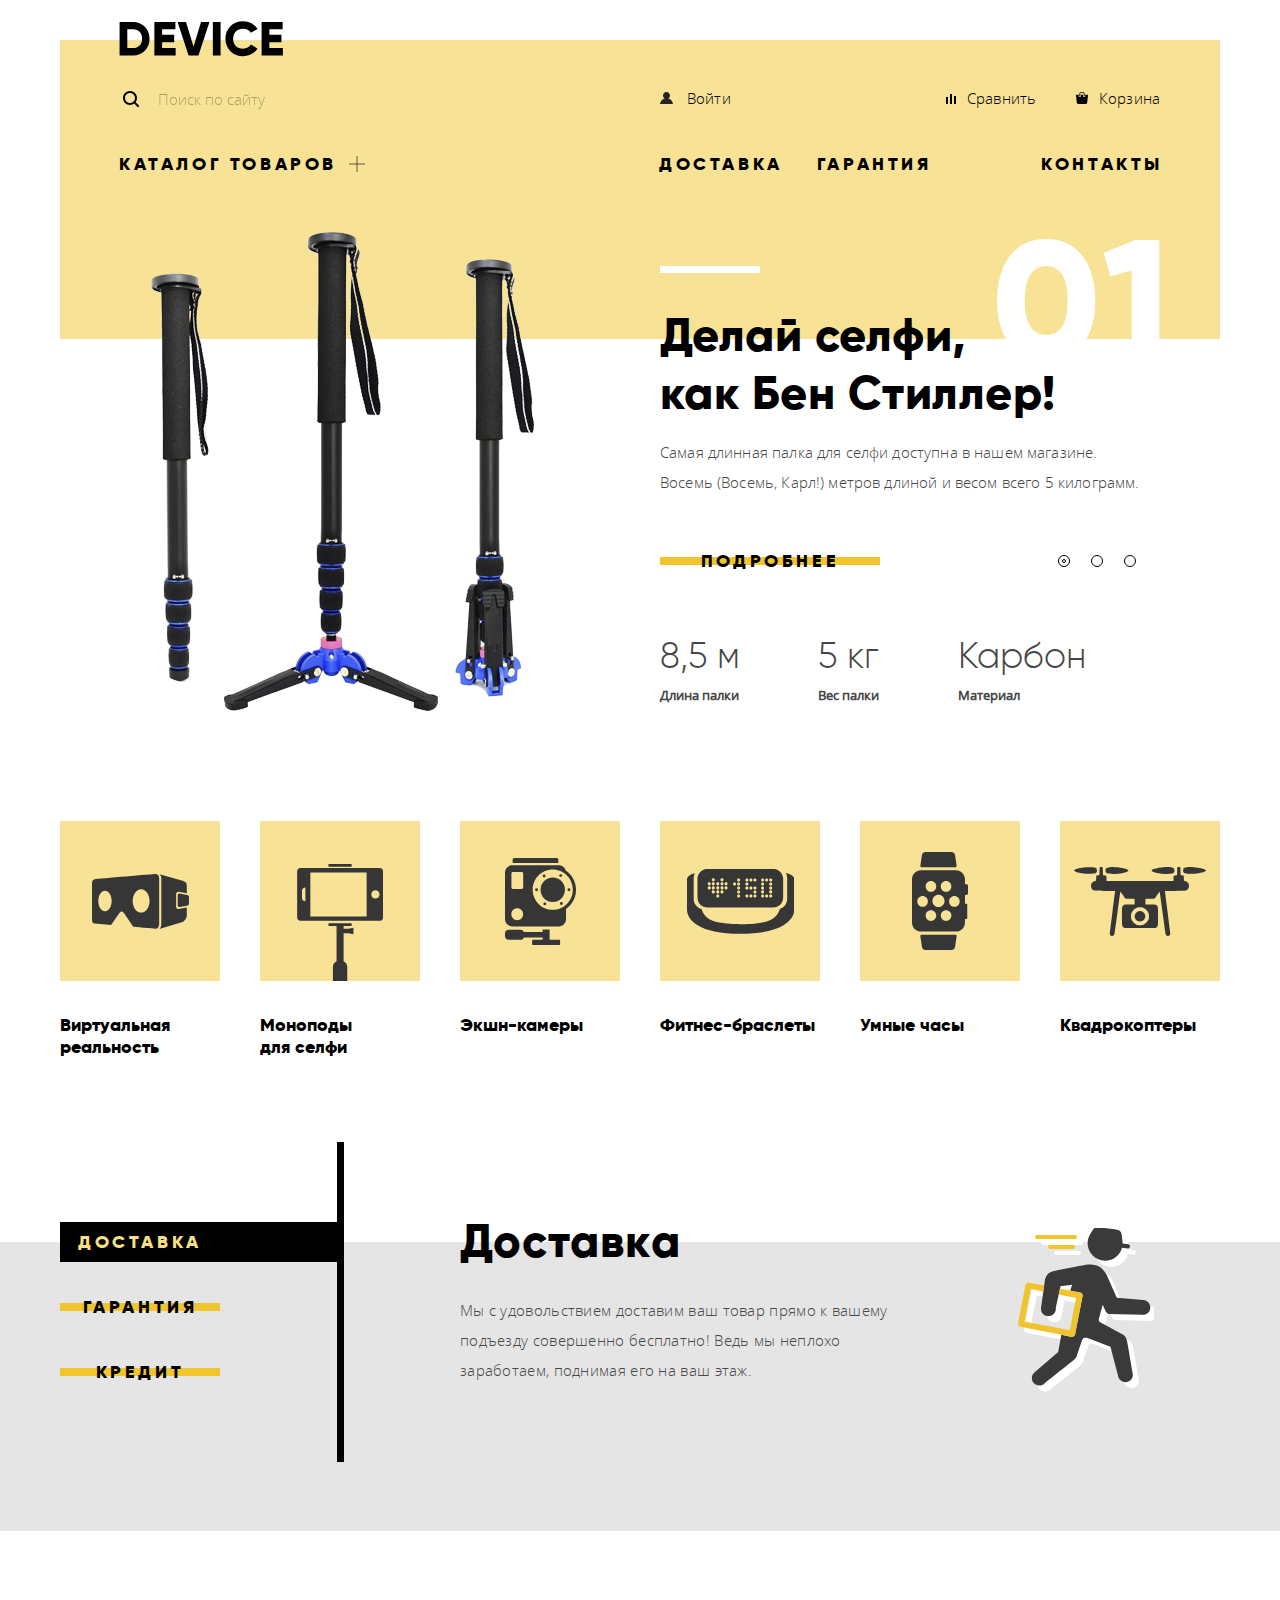
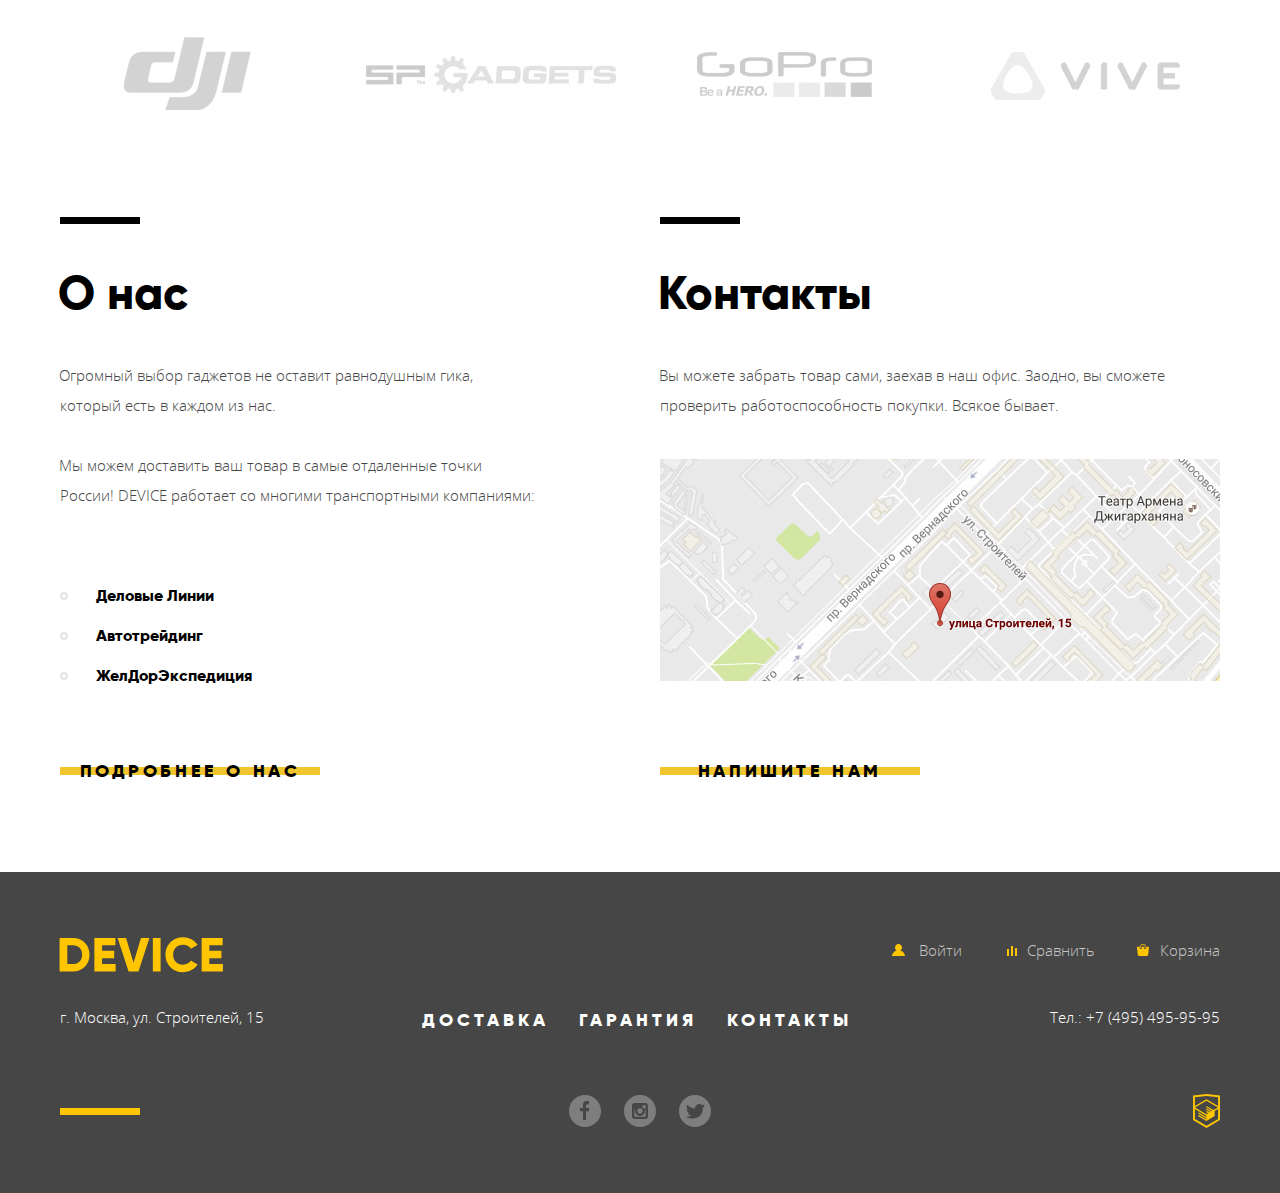
<file: index.html>
<!DOCTYPE html>
<html lang="ru">
  <head>
    <meta charset="utf-8">
    <title>Девайс</title>
    <link href="css/normalize.min.css" rel="stylesheet">
    <link href="css/style.css" rel="stylesheet">
  </head>
  <body>
    <div class="container">
      <header class="main-header">
        <a class="site-logo"><img src="img/logo.svg" width="164" height="36" alt="Device Logo"></a>
        <nav class="main-navigation">
          <div class="header-index-col">
            <form class="header-site-search" method="post" action="https://echo.htmlacademy.ru">
              <input class="search-icon" type="text" name="search" placeholder="Поиск по сайту" autocomplete="off">
              <button class="search-button" type="submit">Найти</button>
            </form>
            <ul class="catalog-menu">
              <li class="catalog-menu-root">
                <a href="#">Каталог товаров</a>
                <span class="catalog-expand"></span>
                <ul class="catalog-menu-sub">
                  <li><a href="#">Виртуальная реальность</a></li>
                  <li><a href="#">Фитнес-браслеты</a></li>
                  <li><a href="#">Квадрокоптеры</a></li>
                  <li><a href="catalog.html">Моноподы для селфи</a></li>
                  <li><a href="#">Умные часы</a></li>
                  <li><a href="#">Экшн-камеры</a></li>
                </ul>
              </li>
            </ul>
          </div>
          <div class="header-index-col">
            <ul class="user-menu login-menu">
              <li><a class="user-icon" href="#">Войти</a></li>
            </ul>
            <ul class="user-menu shop-menu">
              <li><a class="compare-icon" href="#">Сравнить</a></li>
              <li><a class="cart-icon" href="#">Корзина</a></li>
            </ul>
            <ul class="about-menu">
              <li><a href="#">Доставка</a></li>
              <li><a href="#">Гарантия</a></li>
              <li class="about-menu-contacts"><a href="#">Контакты</a></li>
            </ul>
          </div>
        </nav>
      </header>
    </div>
    <main>
      <div class="container">
        <h1 class="visually-hidden">Интернет-магазин DEVICE</h1>

        <section class="main-slider">
          <h2 class="visually-hidden">Баннеры: реклама товаров</h2>

          <input id="slider-selector-1" class="visually-hidden" type="radio" name="slider" checked>
          <input id="slider-selector-2" class="visually-hidden" type="radio" name="slider">
          <input id="slider-selector-3" class="visually-hidden" type="radio" name="slider">
          <div class="slider-selector">
            <label for="slider-selector-1">Первый слайд</label>
            <label for="slider-selector-2">Второй слайд</label>
            <label for="slider-selector-3">Третий слайд</label>
          </div>
          <div class="slider-wrapper">
            <div id="slide-1" class="slider-item">
              <div class="slider-photo slider-index-col">
                <img src="img/slider1.png" width="560" height="500" alt="Самая длинная палка для селфи">
              </div>
              <div class="slider-info slider-index-col">
                <span class="slide-num">01</span>
                <h3>Делай селфи,<br> как Бен Стиллер!</h3>
                <p>Самая длинная палка для селфи доступна в нашем магазине.<br> Восемь (Восемь, Карл!) метров длиной и весом всего 5 килограмм.</p>
                <a class="yellow-button" href="#">Подробнее</a>
                <table>
                  <tbody>
                    <tr>
                      <th>Длина палки</th><th>Вес палки</th><th>Материал</th>
                    </tr>
                    <tr>
                      <td>8,5 м</td><td>5 кг</td><td>Карбон</td>
                    </tr>
                  </tbody>
                </table>
              </div>
            </div>

            <div id="slide-2" class="slider-item">
              <div class="slider-photo slider-index-col">
                <img src="img/slider2.png" width="560" height="500" alt="Мотивирующие фитнес-браслеты">
              </div>
              <div class="slider-info slider-index-col">
                <span class="slide-num">02</span>
                <h3>Худеем<br> правильно!</h3>
                <p>Мотивирующие фитнес-браслеты помогут найти в себе силы<br> не пропускать занятия и соблюдать диету.</p>
                <a class="yellow-button" href="#">Подробнее</a>
                <table>
                  <tr>
                    <td>48 часов</td>
                  </tr>
                  <tr>
                    <th>Без подзарядки</th>
                  </tr>
                </table>
              </div>
            </div>

            <div id="slide-3" class="slider-item">
              <div class="slider-photo slider-index-col">
                <img src="img/slider3.png" width="560" height="500" alt="Квадрокоптер с мощным лазером">
              </div>
              <div class="slider-info slider-index-col">
                <span class="slide-num">03</span>
                <h3>Порхает как бабочка,<br> жалит как пчела!</h3>
                <p>Этот обычный, на первый взгляд, квадрокоптер оснащен<br> мощным лазером, замаскированным под стандартную камеру.</p>
                <a class="yellow-button" href="#">Подробнее</a>
                <table>
                  <tr>
                    <td>800 м</td><td>50 м</td>
                  </tr>
                  <tr>
                    <th>Дальность полета</th><th>Радиус поражения</th>
                  </tr>
                </table>
              </div>
            </div>

          </div>
        </section>

        <section class="catalog-visual">
          <h2 class="visually-hidden">Навигация по каталогу</h2>
          <a class="popular-1" href="#">
            Виртуальная реальность
          </a>
          <a class="popular-2" href="catalog.html">
            Моноподы для&nbsp;селфи
          </a>
          <a class="popular-3" href="#">
            Экшн-камеры
          </a>
          <a class="popular-4" href="#">
            Фитнес-браслеты
          </a>
          <a class="popular-5" href="#">
            Умные часы
          </a>
          <a class="popular-6" href="#">
            Квадрокоптеры
          </a>
        </section>
      </div>

      <section class="shop-services">
        <div class="container">
          <h2 class="visually-hidden">Услуги и сервис</h2>

          <input id="services-selector-1" class="visually-hidden" type="radio" name="services" checked>
          <input id="services-selector-2" class="visually-hidden" type="radio" name="services">
          <input id="services-selector-3" class="visually-hidden" type="radio" name="services">

          <div class="services-selector">
            <label for="services-selector-1" class="yellow-button">Доставка</label>
            <label for="services-selector-2" class="yellow-button">Гарантия</label>
            <label for="services-selector-3" class="yellow-button">Кредит</label>
          </div>

          <div class="services-slider">
            <div id="delivery-slide" class="services-item">
              <h3>Доставка</h3>
              <p>Мы с удовольствием доставим ваш товар прямо к вашему подъезду совершенно бесплатно! Ведь мы неплохо заработаем, поднимая его на ваш этаж.</p>
              <img src="img/delivery.svg" width="136"  height="164" alt="Гарантия">
            </div>

            <div id="warranty-slide" class="services-item">
              <h3>Гарантия</h3>
              <p>Если из-за возгорания купленного у нас товара у вас сгорит дом — не переживайте, мы выдадим вам новый. <br>Товар, не дом, конечно же.</p>
              <img src="img/warranty.svg" width="171"  height="195" alt="Гарантия">
            </div>

            <div id="credit-slide" class="services-item">
              <h3>Кредит</h3>
              <p>Залезть в долговую яму стало проще! Кредитные консультанты подберут для вас наиболее выгодные<br> условия кредита. Выгодные для нашего банка, разумеется.</p>
              <img src="img/credit.svg" width="156" height="188" alt="Кредит">
            </div>
          </div>
        </div>
      </section>

      <div class="container">
        <section class="brands">
          <h2 class="visually-hidden">Производители</h2>
          <ul class="brands-list">
            <li><img src="img/logo-1.png" width="260" height="100" alt="DJI"></li>
            <li><img src="img/logo-2.png" width="260" height="100" alt="SP Gadgets"></li>
            <li><img src="img/logo-3.png" width="260" height="100" alt="GoPro"></li>
            <li><img src="img/logo-4.png" width="260" height="100" alt="Vive"></li>
          </ul>
        </section>
      </div>

      <div class="container company-info-flex">
        <section class="company-info">
          <h2>О нас</h2>
          <p>Огромный выбор гаджетов не оставит равнодушным гика,<br> который есть в каждом из нас.</p>
          <p>Мы можем доставить ваш товар в самые отдаленные точки <br>России! DEVICE работает со многими транспортными компаниями:</p>
          <ul>
            <li>Деловые Линии</li>
            <li>Автотрейдинг</li>
            <li>ЖелДорЭкспедиция</li>
          </ul>
          <a class="yellow-button" href="#">Подробнее о нас</a>
        </section>
        <section class="company-info">
          <h2>Контакты</h2>
          <p>Вы можете забрать товар сами, заехав в наш офис. Заодно, вы сможете проверить работоспособность покупки. Всякое бывает.</p>
          <div class="contacts-map">
            <a class="contacts-map-link" href="#"><img src="img/map.jpg" width="560" height="222" alt="г. Москва, ул. Строителей д. 15"></a>
          </div>
          <a href="contact-us.html" class="yellow-button contact-link">Напишите нам</a>
        </section>
      </div>

    </main>

    <footer class="main-footer">
      <div class="container">
        <div class="footer-user">
          <img class="footer-logo" src="img/logo-footer.svg" width="164" height="36" alt="Device Logo">
          <ul class="user-footer-menu login-footer-menu-auth">
            <li><a class="user-icon" href="#">Войти</a></li>
          </ul>
          <ul class="user-footer-menu shop-footer-menu">
            <li><a class="compare-icon" href="#">Сравнить</a></li>
            <li><a class="cart-icon" href="#">Корзина</a></li>
          </ul>
        </div>
        <div class="footer-about">
          <p class="footer-address">г. Москва, ул. Строителей, 15</p>
          <ul class="about-footer-menu">
            <li><a href="#">Доставка</a></li>
            <li><a href="#">Гарантия</a></li>
            <li><a href="#">Контакты</a></li>
          </ul>
          <a class="footer-phone" href="tel:+74954959595">Тел.: +7 (495) 495-95-95</a>
        </div>
        <div class="footer-links">
          <ul class="footer-social">
            <li><a class="social-button fb" href="#"><span class="visually-hidden">FaceBook</span></a></li>
            <li><a class="social-button insta" href="#"><span class="visually-hidden">Instagram</span></a></li>
            <li><a class="social-button twitter" href="#"><span class="visually-hidden">Twitter</span></a></li>
          </ul>
          <a class="academy-logo" href="https://htmlacademy.ru/intensive/htmlcss"><img src="img/logo-html.svg" width="27" height="35" alt="HTMLAcademy logo"></a>
        </div>
      </div>
    </footer>

    <div class="modal modal-contact">
      <section class="modal-contact-form">
        <h2 class="visually-hidden">Форма обратной связи</h2>
        <form method="post" action="https://echo.htmlacademy.ru">
          <p>
            <label for="form-name">Ваше имя:</label>
            <input type="text" id="form-name" name="login" value="" placeholder="Представьтесь, пожалуйста" autocomplete="off">
          </p>
          <p>
            <label for="form-email">Ваш e-mail:</label>
            <input type="email" id="form-email" name="email" placeholder="Для отправки ответа">
          </p>
          <p>
            <label for="form-text">Текст письма:</label>
            <textarea id="form-text" name="message" placeholder="В свободной форме"></textarea>
          </p>
          <button class="yellow-button" type="submit">Отправить</button>
        </form>
        <button type="button" class="modal-close">Закрыть</button>
      </section>
    </div>
    <section class="modal modal-map">
      <h2 class="visually-hidden">Как до нас добраться</h2>
      <div class="modal-map-img"><img src="img/map-big.jpg" width="960" height="559" alt="Карта проезда"></div>
      <iframe src="https://www.google.com/maps/embed?pb=!1m18!1m12!1m3!1d2249.1125488780044!2d37.527429315858306!3d55.68703098053578!2m3!1f0!2f0!3f0!3m2!1i1024!2i768!4f13.1!3m3!1m2!1s0x46b54cf65f5c8955%3A0x694710ccd55501e!2sul.+Stroiteley%2C+15%2C+Moskva%2C+119311!5e0!3m2!1sen!2sru!4v1504978925176" width="960" height="559" style="border:0" allowfullscreen></iframe>
      <button type="button" class="modal-close">Закрыть</button>
    </section>

    <script src="js/modal.js"></script>
    <script src="https://ajax.googleapis.com/ajax/libs/jquery/1.8.3/jquery.min.js"></script>
    <script src="js/grayscale.js"></script>
    <script src="js/functions.min.js"></script>
  </body>
</html>
</file>
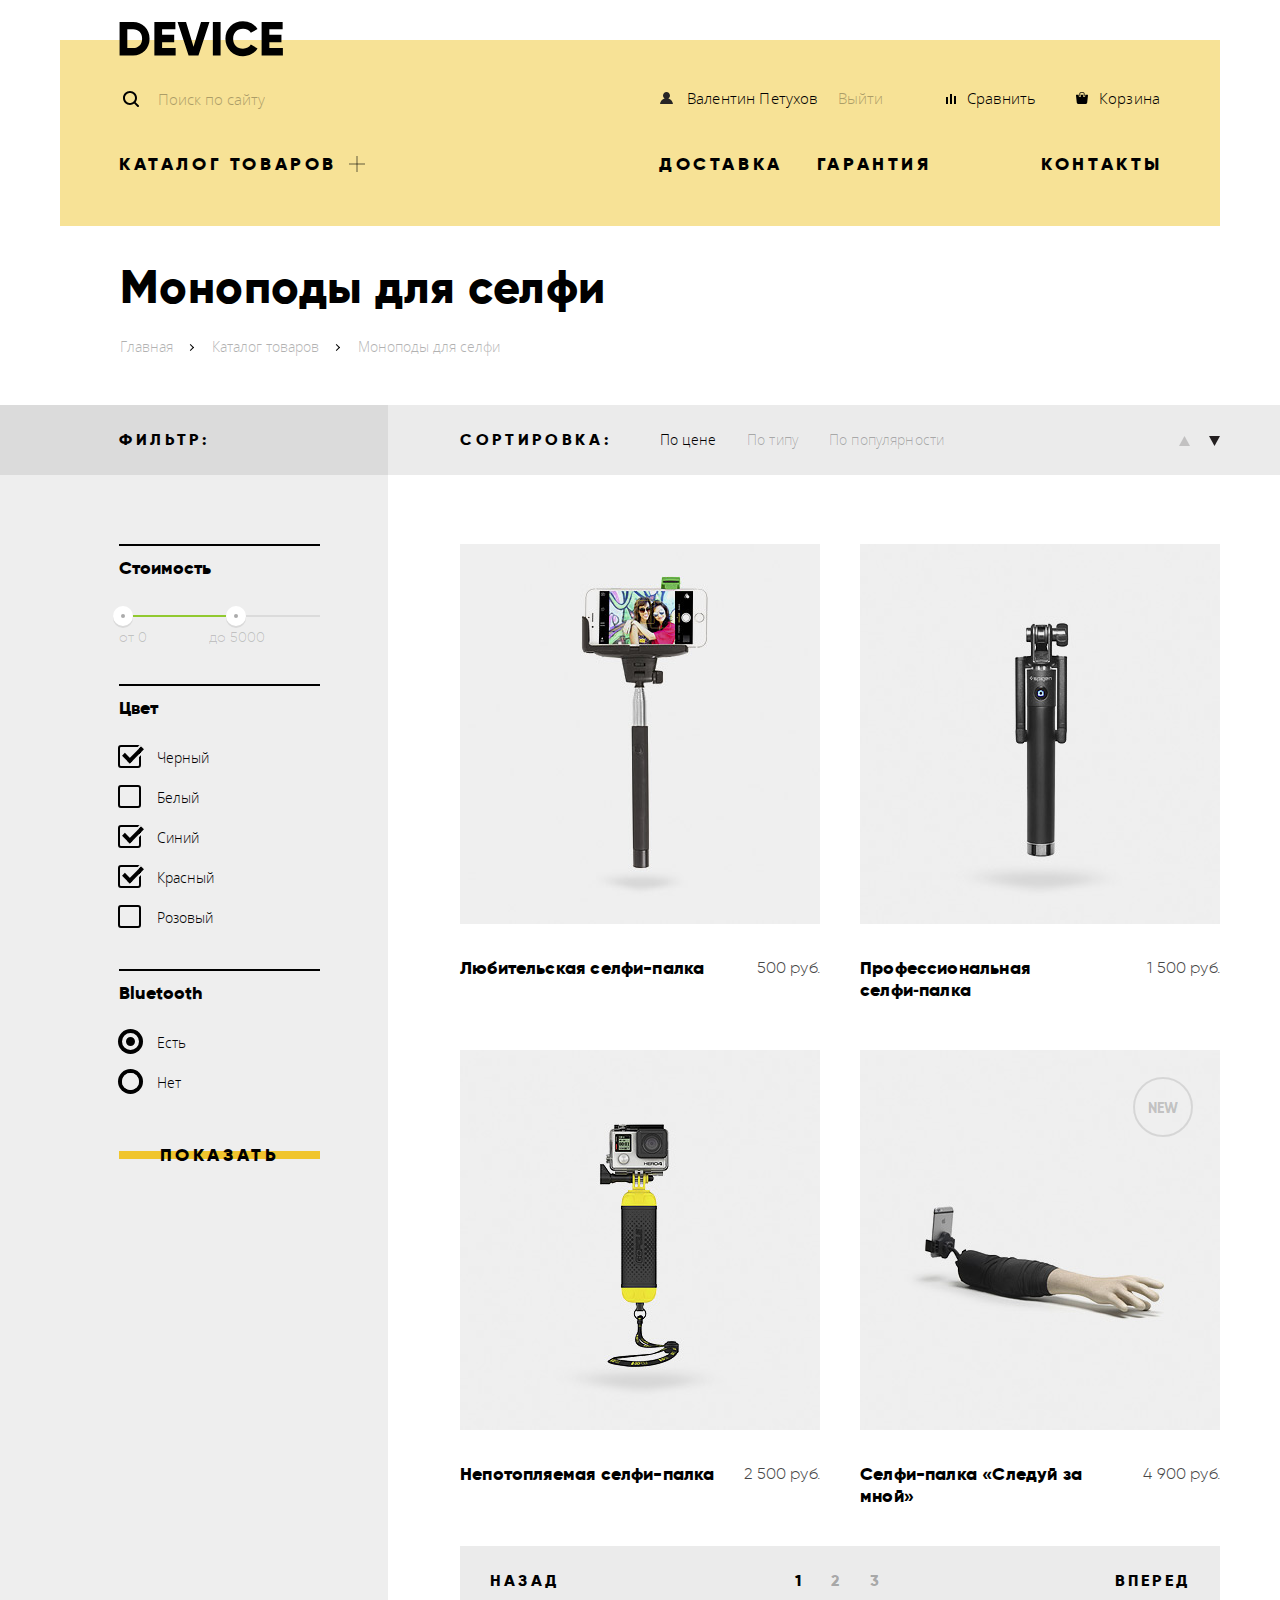
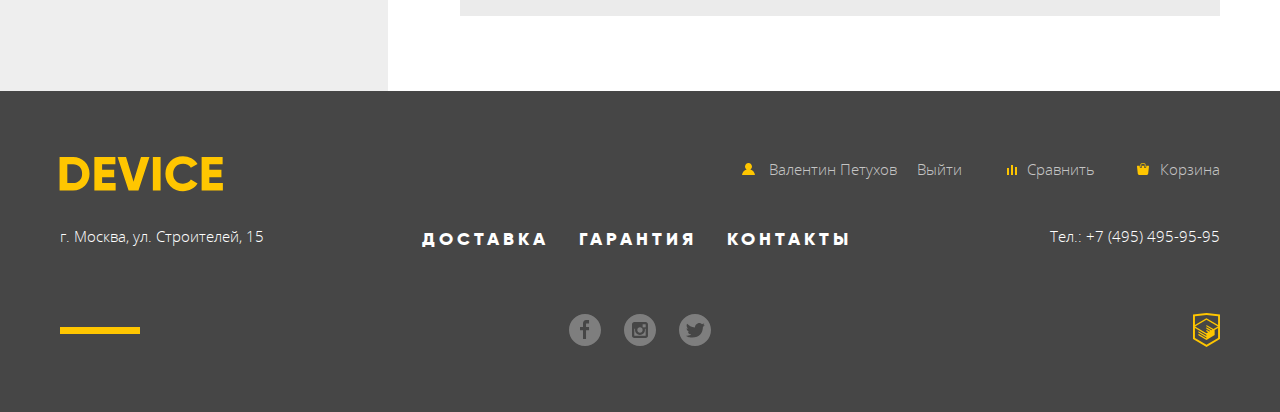
<file: catalog-item.html>
<!DOCTYPE html>
<html lang="ru">
  <head>
    <meta charset="utf-8">
    <title>Моноподы для селфи</title>
    <link href="css/normalize.min.css" rel="stylesheet">
    <link href="css/style.css" rel="stylesheet">
  </head>
  <body class="inner-page">
    <div class="container">
      <header class="main-header">
        <a class="site-logo" href="index.html"><img src="img/logo.svg" width="164" height="36" alt="Device Logo"></a>
        <nav class="main-navigation">
          <div class="header-index-col">
            <form class="header-site-search" method="post" action="https://echo.htmlacademy.ru">
              <input class="search-icon" type="text" name="search" placeholder="Поиск по сайту">
              <button class="search-button" type="submit">Найти</button>
            </form>
            <ul class="catalog-menu">
              <li class="catalog-menu-root">
                <a href="#">Каталог товаров</a>
                <span class="catalog-expand"></span>
                <ul class="catalog-menu-sub">
                  <li><a href="#">Виртуальная реальность</a></li>
                  <li><a href="#">Фитнес-браслеты</a></li>
                  <li><a href="#">Квадрокоптеры</a></li>
                  <li><a href="catalog-item.html">Моноподы для селфи</a></li>
                  <li><a href="#">Умные часы</a></li>
                  <li><a href="#">Экшн-камеры</a></li>
                </ul>
              </li>
            </ul>
          </div>
          <div class="header-index-col">
            <ul class="user-menu login-menu-auth">
              <li><a class="user-icon profile-link" href="#">Валентин Петухов</a></li>
              <li><a class="logout-link" href="#">Выйти</a></li>
            </ul>
            <ul class="user-menu shop-menu">
              <li class="compare-icon"><a href="#">Сравнить</a></li>
              <li class="cart-icon"><a href="#">Корзина</a></li>
            </ul>
            <ul class="about-menu">
              <li><a href="#">Доставка</a></li>
              <li><a href="#">Гарантия</a></li>
              <li class="about-menu-contacts"><a href="#">Контакты</a></li>
            </ul>
          </div>
        </nav>
      </header>
    </div>

    <main>
      <div class="container-inner-page">
        <h1 class="page-title">Моноподы для селфи</h1>
        <ul class="breadcrumbs">
          <li><a href="index.html">Главная</a></li>
          <li><a href="#">Каталог товаров</a></li>
          <li class="breadcrumbs-current">Моноподы для селфи</li>
        </ul>
      </div>
      <div class="index-wrapper">
        <div class="container-inner-page">
          <section class="filters">
            <h3 class="catalog-filter-header">Фильтр:</h3>
            <form class="catalog-filter" method="get" action="https://echo.htmlacademy.ru">
              <fieldset class="catalog-price">
                <legend>Стоимость</legend>
                <div class="price-range">
                  <div class="scale">
                    <div class="bar"></div>
                  </div>
                  <div class="range-toggle range-toggle-min" tabindex="0"></div>
                  <div class="range-toggle range-toggle-max" tabindex="0"></div>
                </div>
                <label>От<input type="text" value="0" name="price-from"></label>
                <label>До<input type="text" value="5000" name="price-to"></label>
              </fieldset>
              <fieldset class="catalog-color">
                <legend>Цвет</legend>
                <ul>
                  <li class="filter-option">
                    <input class="visually-hidden" id="black" type="checkbox" checked name="black" />
                    <label for="black">Черный</label>
                  </li>
                  <li class="filter-option">
                    <input class="visually-hidden" id="white" type="checkbox" name="white" />
                    <label for="white">Белый</label>
                  </li>
                  <li class="filter-option">
                    <input class="visually-hidden" id="blue" type="checkbox" checked name="blue" />
                    <label for="blue">Синий</label>
                  </li>
                  <li class="filter-option">
                    <input class="visually-hidden" id="red" type="checkbox" checked name="red" />
                    <label for="red">Красный</label>
                  </li>
                  <li class="filter-option">
                    <input class="visually-hidden" id="pink" type="checkbox" name="pink" />
                    <label for="pink">Розовый</label>
                  </li>
                </ul>
              </fieldset>
              <fieldset class="catalog-bluetooth">
                <legend>Bluetooth</legend>
                <ul>
                  <li>
                    <input class="visually-hidden" id="bluetooth-yes" type="radio" name="bluetooth" checked value="yes" />
                    <label for="bluetooth-yes">Есть</label>
                  </li>
                  <li>
                    <input class="visually-hidden" id="bluetooth-no" type="radio" name="bluetooth" value="no" />
                    <label for="bluetooth-no">Нет</label>
                  </li>
                </ul>
              </fieldset>
              <button class="yellow-button" type="submit">Показать</button>
            </form>
          </section>

          <section class="catalog">

            <div class="catalog-header">
              <h3>Сортировка:</h3>
              <div class="catalog-sort-links">
                <a class="catalog-sort current" href="#">По цене</a>
                <a class="catalog-sort" href="#">По типу</a>
                <a class="catalog-sort" href="#">По популярности</a>
              </div>
              <div class="catalog-sort-arrows">
                <a class="catalog-sort-up" href="#"><span class="visually-hidden">По возрастанию</span></a>
                <a class="catalog-sort-down current" href="#"><span class="visually-hidden">По убыванию</span></a>
              </div>
            </div>


            <ul class="catalog-list">
              <li class="catalog-item">
                <h3 class="catalog-item-title">
                  <a href="#">Любительская селфи-палка</a><span class="catalog-item-price">500 руб.</span>
                </h3>
                <div class="catalog-item-image">
                  <button type="button" class="yellow-button">В корзину</button>
                  <button type="button" class="compare-button">Добавить к сравнению</button>
                  <img src="img/item-1.jpg" width="360" height="380" alt="Любительская селфи-палка">
                </div>
              </li>

              <li class="catalog-item">
                <h3 class="catalog-item-title">
                  <a href="#">Профессиональная селфи&#8209;палка</a><span class="catalog-item-price">1 500 руб.</span>
                </h3>
                <div class="catalog-item-image">
                  <button type="button" class="yellow-button">В корзину</button>
                  <button type="button" class="compare-button">Добавить к сравнению</button>
                  <img src="img/item-2.jpg" width="360" height="380" alt="Профессиональная селфи-палка">
                </div>
              </li>

              <li class="catalog-item">
                <h3 class="catalog-item-title">
                  <a href="#">Непотопляемая селфи-палка</a><span class="catalog-item-price">2 500 руб.</span>
                </h3>
                <div class="catalog-item-image">
                  <button type="button" class="yellow-button">В корзину</button>
                  <button type="button" class="compare-button">Добавить к сравнению</button>
                  <img src="img/item-3.jpg" width="360" height="380" alt="Непотопляемая селфи-палка">
                </div>
              </li>
              <li class="catalog-item">
                <h3 class="catalog-item-title">
                  <a href="#">Селфи-палка «Следуй за мной»</a><span class="catalog-item-price">4 900 руб.</span>
                </h3>
                <div class="catalog-item-image">
                  <span class="new-item">NEW</span>
                  <button type="button" class="yellow-button">В корзину</button>
                  <button type="button" class="compare-button">Добавить к сравнению</button>
                  <img src="img/item-4.jpg" width="360" height="380" alt="Селфи-палка «Следуй за мной»">
                </div>
              </li>
            </ul>
            <ul class="pagination-list">
              <li class="pagination-item pagination-btn pagination-prev"><a href="#">Назад</a></li>
              <li class="pagination-item pagination-num pagination-current"><a>1</a></li>
              <li class="pagination-item pagination-num"><a href="#">2</a></li>
              <li class="pagination-item pagination-num"><a href="#">3</a></li>
              <li class="pagination-item pagination-btn pagination-next"><a href="#">Вперед</a></li>
            </ul>
          </section>
        </div>
      </div>
    </main>

    <footer class="main-footer">
      <div class="container">
        <div class="footer-user">
          <img class="footer-logo" src="img/logo-footer.svg" width="164" height="36" alt="Device Logo">
          <ul class="user-footer-menu login-footer-menu-auth">
            <li><a class="user-icon profile-link" href="#">Валентин Петухов</a></li>
            <li><a class="logout-link" href="#">Выйти</a></li>
          </ul>
          <ul class="user-footer-menu shop-footer-menu">
            <li><a class="compare-icon" href="#">Сравнить</a></li>
            <li><a class="cart-icon" href="#">Корзина</a></li>
          </ul>
        </div>
        <div class="footer-about">
          <p class="footer-address">г. Москва, ул. Строителей, 15</p>
          <ul class="about-footer-menu">
            <li><a href="#">Доставка</a></li>
            <li><a href="#">Гарантия</a></li>
            <li><a href="#">Контакты</a></li>
          </ul>
          <a class="footer-phone" href="tel:+74954959595">Тел.: +7 (495) 495-95-95</a>
        </div>
        <div class="footer-links">
          <ul class="footer-social">
            <li><a class="social-button fb" href="#"><span class="visually-hidden">FaceBook</span></a></li>
            <li><a class="social-button insta" href="#"><span class="visually-hidden">Instagram</span></a></li>
            <li><a class="social-button twitter" href="#"><span class="visually-hidden">Twitter</span></a></li>
          </ul>
          <a class="academy-logo" href="https://htmlacademy.ru/intensive/htmlcss"><img src="img/logo-html.svg" width="27" height="35" alt="HTMLAcademy logo"></a>
        </div>
      </div>
    </footer>
  </body>
</html>
</file>
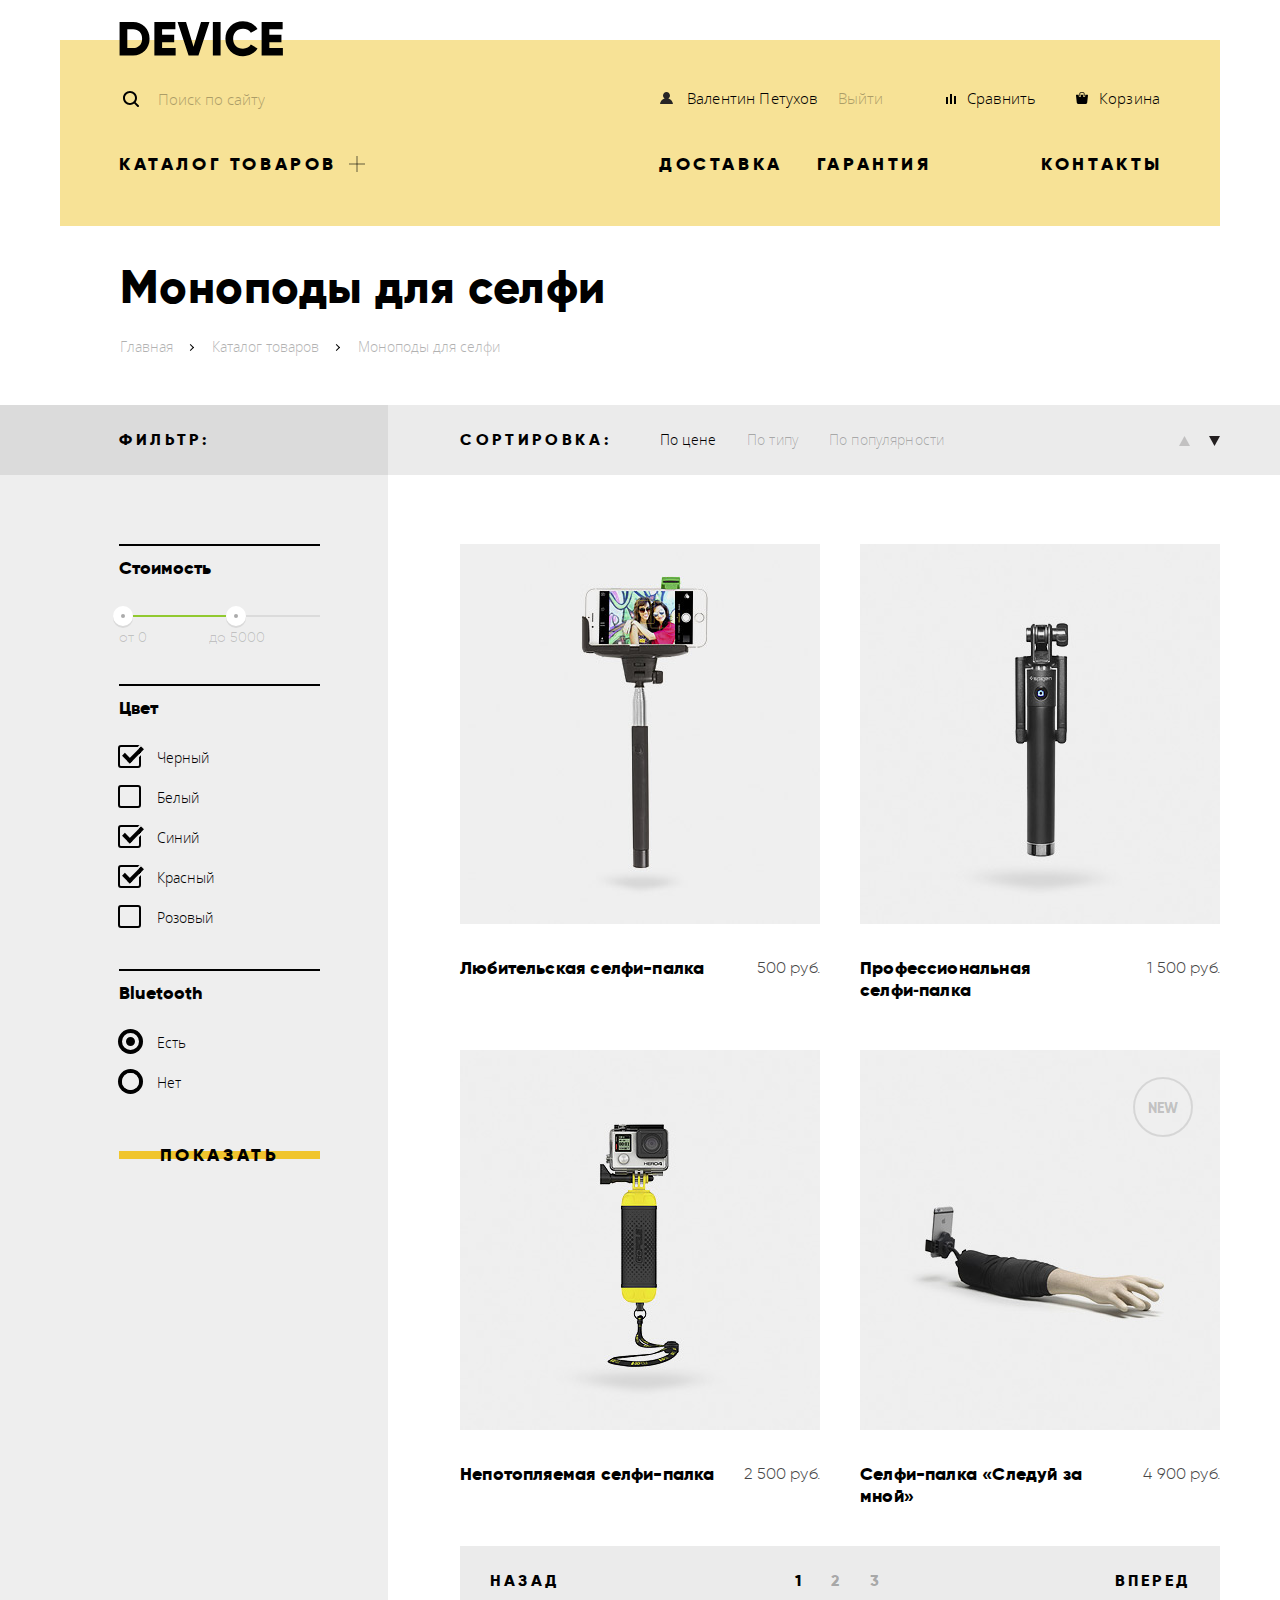
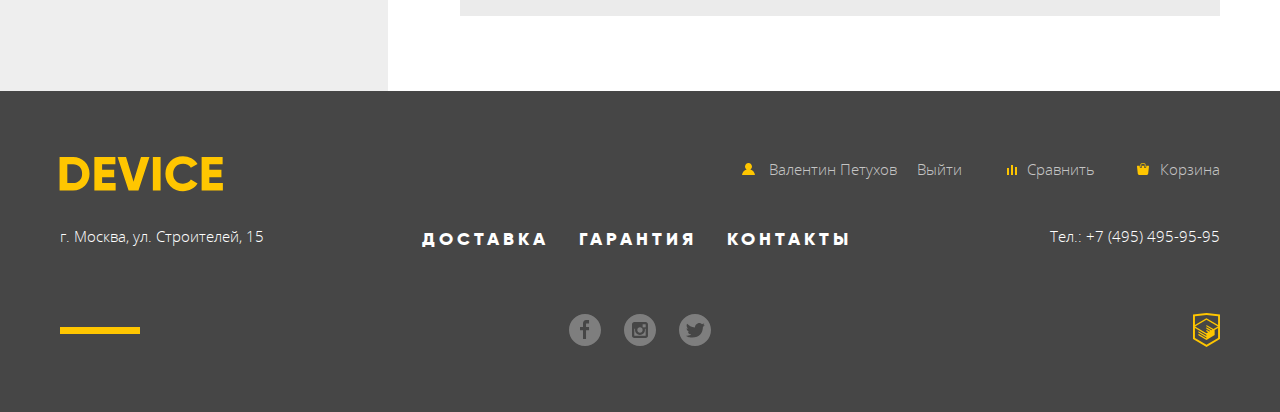
<file: catalog.html>
<!DOCTYPE html>
<html lang="ru">
  <head>
    <meta charset="utf-8">
    <title>Моноподы для селфи</title>
    <link href="css/normalize.min.css" rel="stylesheet">
    <link href="css/style.css" rel="stylesheet">
  </head>
  <body class="inner-page">
    <div class="container">
      <header class="main-header">
        <a class="site-logo" href="index.html"><img src="img/logo.svg" width="164" height="36" alt="Device Logo"></a>
        <nav class="main-navigation">
          <div class="header-index-col">
            <form class="header-site-search" method="post" action="https://echo.htmlacademy.ru">
              <input class="search-icon" type="text" name="search" placeholder="Поиск по сайту">
              <button class="search-button" type="submit">Найти</button>
            </form>
            <ul class="catalog-menu">
              <li class="catalog-menu-root">
                <a href="#">Каталог товаров</a>
                <span class="catalog-expand"></span>
                <ul class="catalog-menu-sub">
                  <li><a href="#">Виртуальная реальность</a></li>
                  <li><a href="#">Фитнес-браслеты</a></li>
                  <li><a href="#">Квадрокоптеры</a></li>
                  <li><a href="catalog.html">Моноподы для селфи</a></li>
                  <li><a href="#">Умные часы</a></li>
                  <li><a href="#">Экшн-камеры</a></li>
                </ul>
              </li>
            </ul>
          </div>
          <div class="header-index-col">
            <ul class="user-menu login-menu-auth">
              <li><a class="user-icon profile-link" href="#">Валентин Петухов</a></li>
              <li><a class="logout-link" href="#">Выйти</a></li>
            </ul>
            <ul class="user-menu shop-menu">
              <li class="compare-icon"><a href="#">Сравнить</a></li>
              <li class="cart-icon"><a href="#">Корзина</a></li>
            </ul>
            <ul class="about-menu">
              <li><a href="#">Доставка</a></li>
              <li><a href="#">Гарантия</a></li>
              <li class="about-menu-contacts"><a href="#">Контакты</a></li>
            </ul>
          </div>
        </nav>
      </header>
    </div>

    <main>
      <div class="container-inner-page">
        <h1 class="page-title">Моноподы для селфи</h1>
        <ul class="breadcrumbs">
          <li><a href="index.html">Главная</a></li>
          <li><a href="#">Каталог товаров</a></li>
          <li class="breadcrumbs-current">Моноподы для селфи</li>
        </ul>
      </div>
      <div class="index-wrapper">
        <div class="container-inner-page">
          <section class="filters">
            <h3 class="catalog-filter-header">Фильтр:</h3>
            <form class="catalog-filter" method="get" action="https://echo.htmlacademy.ru">
              <fieldset class="catalog-price">
                <legend>Стоимость</legend>
                <div class="price-range">
                  <div class="scale">
                    <div class="bar"></div>
                  </div>
                  <div class="range-toggle range-toggle-min" tabindex="0"></div>
                  <div class="range-toggle range-toggle-max" tabindex="0"></div>
                </div>
                <label>От<input type="text" value="0" name="price-from"></label>
                <label>До<input type="text" value="5000" name="price-to"></label>
              </fieldset>
              <fieldset class="catalog-color">
                <legend>Цвет</legend>
                <ul>
                  <li class="filter-option">
                    <input class="visually-hidden" id="black" type="checkbox" checked name="black" />
                    <label for="black">Черный</label>
                  </li>
                  <li class="filter-option">
                    <input class="visually-hidden" id="white" type="checkbox" name="white" />
                    <label for="white">Белый</label>
                  </li>
                  <li class="filter-option">
                    <input class="visually-hidden" id="blue" type="checkbox" checked name="blue" />
                    <label for="blue">Синий</label>
                  </li>
                  <li class="filter-option">
                    <input class="visually-hidden" id="red" type="checkbox" checked name="red" />
                    <label for="red">Красный</label>
                  </li>
                  <li class="filter-option">
                    <input class="visually-hidden" id="pink" type="checkbox" name="pink" />
                    <label for="pink">Розовый</label>
                  </li>
                </ul>
              </fieldset>
              <fieldset class="catalog-bluetooth">
                <legend>Bluetooth</legend>
                <ul>
                  <li>
                    <input class="visually-hidden" id="bluetooth-yes" type="radio" name="bluetooth" checked value="yes" />
                    <label for="bluetooth-yes">Есть</label>
                  </li>
                  <li>
                    <input class="visually-hidden" id="bluetooth-no" type="radio" name="bluetooth" value="no" />
                    <label for="bluetooth-no">Нет</label>
                  </li>
                </ul>
              </fieldset>
              <button class="yellow-button" type="submit">Показать</button>
            </form>
          </section>

          <section class="catalog">

            <div class="catalog-header">
              <h3>Сортировка:</h3>
              <div class="catalog-sort-links">
                <a class="catalog-sort current" href="#">По цене</a>
                <a class="catalog-sort" href="#">По типу</a>
                <a class="catalog-sort" href="#">По популярности</a>
              </div>
              <div class="catalog-sort-arrows">
                <a class="catalog-sort-up" href="#"><span class="visually-hidden">По возрастанию</span></a>
                <a class="catalog-sort-down current" href="#"><span class="visually-hidden">По убыванию</span></a>
              </div>
            </div>


            <ul class="catalog-list">
              <li class="catalog-item">
                <h3 class="catalog-item-title">
                  <a href="#">Любительская селфи-палка</a><span class="catalog-item-price">500 руб.</span>
                </h3>
                <div class="catalog-item-image">
                  <button type="button" class="yellow-button">В корзину</button>
                  <button type="button" class="compare-button">Добавить к сравнению</button>
                  <img src="img/item-1.jpg" width="360" height="380" alt="Любительская селфи-палка">
                </div>
              </li>

              <li class="catalog-item">
                <h3 class="catalog-item-title">
                  <a href="#">Профессиональная селфи&#8209;палка</a><span class="catalog-item-price">1 500 руб.</span>
                </h3>
                <div class="catalog-item-image">
                  <button type="button" class="yellow-button">В корзину</button>
                  <button type="button" class="compare-button">Добавить к сравнению</button>
                  <img src="img/item-2.jpg" width="360" height="380" alt="Профессиональная селфи-палка">
                </div>
              </li>

              <li class="catalog-item">
                <h3 class="catalog-item-title">
                  <a href="#">Непотопляемая селфи-палка</a><span class="catalog-item-price">2 500 руб.</span>
                </h3>
                <div class="catalog-item-image">
                  <button type="button" class="yellow-button">В корзину</button>
                  <button type="button" class="compare-button">Добавить к сравнению</button>
                  <img src="img/item-3.jpg" width="360" height="380" alt="Непотопляемая селфи-палка">
                </div>
              </li>
              <li class="catalog-item">
                <h3 class="catalog-item-title">
                  <a href="#">Селфи-палка «Следуй за мной»</a><span class="catalog-item-price">4 900 руб.</span>
                </h3>
                <div class="catalog-item-image">
                  <span class="new-item">NEW</span>
                  <button type="button" class="yellow-button">В корзину</button>
                  <button type="button" class="compare-button">Добавить к сравнению</button>
                  <img src="img/item-4.jpg" width="360" height="380" alt="Селфи-палка «Следуй за мной»">
                </div>
              </li>
            </ul>
            <ul class="pagination-list">
              <li class="pagination-item pagination-btn pagination-prev"><a href="#">Назад</a></li>
              <li class="pagination-item pagination-num pagination-current"><a>1</a></li>
              <li class="pagination-item pagination-num"><a href="#">2</a></li>
              <li class="pagination-item pagination-num"><a href="#">3</a></li>
              <li class="pagination-item pagination-btn pagination-next"><a href="#">Вперед</a></li>
            </ul>
          </section>
        </div>
      </div>
    </main>

    <footer class="main-footer">
      <div class="container">
        <div class="footer-user">
          <img class="footer-logo" src="img/logo-footer.svg" width="164" height="36" alt="Device Logo">
          <ul class="user-footer-menu login-footer-menu-auth">
            <li><a class="user-icon profile-link" href="#">Валентин Петухов</a></li>
            <li><a class="logout-link" href="#">Выйти</a></li>
          </ul>
          <ul class="user-footer-menu shop-footer-menu">
            <li><a class="compare-icon" href="#">Сравнить</a></li>
            <li><a class="cart-icon" href="#">Корзина</a></li>
          </ul>
        </div>
        <div class="footer-about">
          <p class="footer-address">г. Москва, ул. Строителей, 15</p>
          <ul class="about-footer-menu">
            <li><a href="#">Доставка</a></li>
            <li><a href="#">Гарантия</a></li>
            <li><a href="#">Контакты</a></li>
          </ul>
          <a class="footer-phone" href="tel:+74954959595">Тел.: +7 (495) 495-95-95</a>
        </div>
        <div class="footer-links">
          <ul class="footer-social">
            <li><a class="social-button fb" href="#"><span class="visually-hidden">FaceBook</span></a></li>
            <li><a class="social-button insta" href="#"><span class="visually-hidden">Instagram</span></a></li>
            <li><a class="social-button twitter" href="#"><span class="visually-hidden">Twitter</span></a></li>
          </ul>
          <a class="academy-logo" href="https://htmlacademy.ru/intensive/htmlcss"><img src="img/logo-html.svg" width="27" height="35" alt="HTMLAcademy logo"></a>
        </div>
      </div>
    </footer>
  </body>
</html>
</file>
<file: css/style.css>
html,body {
  margin: 0;
  padding:0;
}
body {
  min-width: 1200px;
  padding-top: 40px;
  font-family: "Open Sans", Arial, sans-serif;
  font-weight: 300;
  font-size: 15px;
  line-height: 30px;
  color: #464646;
  background-color: #fff;
}

@font-face {
  font-family: "Open Sans";
  font-weight: 300;
  font-style: normal;
  src:
  url("../fonts/opensanslight.woff2") format("woff2"),
  url("../fonts/opensanslight.woff") format("woff");
}

@font-face {
  font-family: "Open Sans";
  font-weight: 400;
  font-style: normal;
  src:
  url("../fonts/opensans.woff2") format("woff2"),
  url("../fonts/opensans.woff") format("woff");
}

@font-face {
  font-family: "Gilroy";
  font-weight: 300;
  font-style: normal;
  src:
  url("../fonts/gilroylight.woff2") format("woff2"),
  url("../fonts/gilroylight.woff") format("woff");
}

@font-face {
  font-family: "Gilroy";
  font-weight: 800;
  font-style: normal;
  src:
  url("../fonts/gilroyextrabold.woff2") format("woff2"),
  url("../fonts/gilroyextrabold.woff") format("woff");
}

a {
  text-decoration: none;
}

img {
  max-width: 100%;
  height: auto;
}

/* Common */

.page-title,
.company-info h2,
.main-slider h3,
.shop-services h3 {
  font-size: 47px;
  line-height: 58px;
  color: #000;
  font-family: "Gilroy", Arial, sans-serif;
  font-weight: 800;
}

.page-title {
  margin-top: 32px;
  margin-bottom: 13px;
  letter-spacing: 0.01em;
}

.container {
  width: 1160px;
  padding: 0 20px;
  margin: 0 auto;
}

.container-inner-page {
  width: 1100px;
  padding: 0 20px 0 80px;
  margin: 0 auto;
}

/* Buttons; Hovers */

.visually-hidden:not(:focus):not(:active),
input[type="checkbox"].visually-hidden,
input[type="radio"].visually-hidden {
  position: absolute;
  width: 1px;
  height: 1px;
  margin: -1px;
  border: 0;
  padding: 0;
  white-space: nowrap;
  clip-path: inset(100%);
  clip: rect(0 0 0 0);
  overflow: hidden;
}

.site-logo:hover,
.footer-logo:hover,
.academy-logo:hover,
.site-logo:focus,
.footer-logo:focus,
.academy-logo:focus {
  opacity: 0.6;
}

.site-logo:active,
.footer-logo:active,
.academy-logo:active {
  opacity: 0.3;
}

.yellow-button {
  position: relative;
  display: inline-block;
  padding: 10px 0;
  font-family: "Gilroy", Arial, sans-serif;
  font-size: 18px;
  font-weight: 800;
  color: #000;
  text-transform: uppercase;
  text-align: center;
  letter-spacing: 0.2em;
  line-height: 20px;
  z-index: 1;
  box-sizing: border-box;
}

button.yellow-button {
  background: none;
  border: 0;
  padding: 0;
  cursor: pointer;
}

.yellow-button::before {
  content: "";
  display: block;
  position: absolute;
  top: 50%;
  left: 0;
  height: 8px;
  width: 100%;
  transform: translateY(-50%);
  background-color: #f0c52e;
  z-index: -1;
  transition: height 0.2s ease;
}

.yellow-button:hover::before,
.yellow-button:focus::before {
  height: 40px;
}

.yellow-button:focus {
  z-index: 10;
}

.yellow-button:active {
  color: rgba(0,0,0,0.3);
}

/* Header */

.header-index-col {
  display: flex;
  flex-direction: column;
  justify-content: space-between;
  width: 500px;
  min-height: 116px;
}

.header-index-col:first-child {
  align-items: flex-start;
}

.header-index-col:last-child {
  flex-direction: row;
  flex-wrap: wrap;
}

.main-header {
  position: relative;
  padding: 35px 60px;
  background-color: #f7e296;
  z-index: 1;
}

.site-logo {
  position: absolute;
  top: -19px;
  left: 59px;
  width: 164px;
  height: 36px;
}

.main-navigation {
  display: flex;
  justify-content: space-between;
  min-height: 116px;
}

.main-navigation a {
  color: #000;
}

.main-navigation ul {
  list-style: none;
}

.catalog-menu,
.about-menu {
  padding: 0;
  margin: 0;
  margin-top: auto;
  margin-bottom: 12px;
}

.catalog-menu {
  display: flex;
  width: 500px;
}

.catalog-menu-root > a,
.about-menu a {
  display: block;
  font-family: "Gilroy", Arial, sans-serif;
  font-size: 18px;
  font-weight: 800;
  line-height: 30px;
  text-transform: uppercase;
  letter-spacing: 0.2em;
  text-indent: -1px;
}

.catalog-menu-root {
  display: flex;
  flex-grow: 0;
  position: relative;
}

.catalog-expand {
  padding: 0;
  position: relative;
  width: 40px;
  height: 30px;
}

.catalog-expand::before,
.catalog-expand::after {
  content: "";
  position: absolute;
  top: 50%;
  left: 50%;
  width: 16px;
  height: 2px;
  margin-left: -8px;
  margin-top: -1px;
  background-color: rgba(0, 0, 0, 0.3);
}

.catalog-expand::after {
  transform: rotate(90deg);
  transition: transform 0.3s ease;
}

.catalog-menu:focus-within .catalog-expand::after {
  transform: rotate(180deg);
}

.catalog-menu-root:hover .catalog-expand::after,
.catalog-menu-root:focus .catalog-expand::after {
  transform: rotate(180deg);
}

.catalog-menu-sub {
  flex-direction: row;
  flex-wrap: wrap;
  justify-content: flex-start;
  position: absolute;
  top: 28px;
  left: 0;
  margin: 0;
  padding: 20px 0 34px 0;
  width: 640px;
  display: none;
}

.catalog-menu-sub::before {
  content: "";
  position: absolute;
  top: 0;
  left: -60px;
  display: block;
  height: 100%;
  width: 1160px;
  background-color: #f7e296;
  z-index: -1;
}

.catalog-menu-sub li {
  width: 200px;
}

.catalog-menu-sub li:nth-child(3n+1) {
  margin-right: 40px;
}

.catalog-menu-sub li:last-child {
  margin-right: 40px;
}

.catalog-menu-sub li:nth-child(n+12) {
  margin-right: 240px;
}

.catalog-menu-sub a {
  font-family: "Open Sans", Arial, sans-serif;
  font-size: 15px;
  font-weight: 300;
  line-height: 36px;
  letter-spacing: 0.01em;
}

.about-menu {
  display: flex;
  flex-wrap: wrap;
  align-self: flex-end;
  width: 500px;
}

.about-menu li {
  margin-right: 35px;
}

.about-menu .about-menu-contacts {
  margin-left: auto;
  margin-right: -3px;
}

.user-menu a:hover,
.catalog-menu a:hover,
.about-menu a:hover,
.user-menu a:focus,
.catalog-menu a:focus,
.about-menu a:focus {
  opacity: 0.6;
}

.user-menu a:active,
.catalog-menu a:active,
.about-menu a:active,
.user-menu .logout-link {
  opacity: 0.3;
}

.catalog-menu:focus-within .catalog-menu-sub {
  display: flex;
}

.catalog-menu-root:hover .catalog-menu-sub,
.catalog-menu-root > a:focus ~ .catalog-menu-sub {
  display: flex;
}

.user-menu {
  display: flex;
  flex-wrap: wrap;
  width: 260px;
  padding: 5px 0;
  margin: 0;
  margin-bottom: 25px;
}

.shop-menu {
  justify-content: space-between;
  width: 220px;
}

.user-menu a {
  display: block;
  padding: 0;
  padding-left: 27px;
  font-family: "Open Sans", Arial, sans-serif;
  font-size: 15px;
  font-weight: 300;
  line-height: 36px;
  word-spacing: 0.01em;
  letter-spacing: 0.01em;
}

.login-menu-auth {
  display: flex;
  flex-wrap: nowrap;
  align-items: flex-start;
  width: 260px;
}

.user-menu .user-icon {
  background: url("../img/user.svg") no-repeat 0 12px;
}

.user-menu .compare-icon {
  background: url("../img/compare.svg") no-repeat 6px 14px;
}

.user-menu .cart-icon {
  background: url("../img/cart.svg") no-repeat 4px 12px;
}

.login-menu-auth li {
  flex-grow: 0;
}

.login-menu-auth .logout-link {
  padding-left: 0;
  margin-left: 20px;
}

.header-site-search {
  display: flex;
  position: relative;
  margin-bottom: 25px;
}

.header-site-search input {
  width: 355px;
  height: 48px;
  padding: 6px 38px;
  font: inherit;
  line-height: 36px;
  box-sizing: border-box;
  background-color: inherit;
  border: none;
  outline: none;
  border-top: 2px solid transparent;
  border-bottom: 2px solid transparent;
  background: url("../img/search.svg") no-repeat 3px 50%;
}

.header-site-search input::placeholder {
  color: #000;
  opacity: 0.3;
}

.header-site-search input:hover::placeholder {
  opacity: 0.6;
}

.header-site-search input:focus::placeholder {
  opacity: 1;
}

.search-button {
  font: inherit;
  font-size: 15px;
  line-height: 30px;
  min-width: 85px;
  height: 48px;
  padding: 7px 10px;
  box-sizing: border-box;
  background-color: transparent;
  border: 2px solid black;
  opacity: 0;
}

.search-button::before {
  content: "";
  display: block;
  position: absolute;
  bottom: 0;
  left: 0;
  right: 0;
  height: 2px;
  background-color: #000;
}

.search-button:hover,
.search-button:focus {
  color: #fff;
  background-color: #000;
}

.header-site-search input:focus + .search-button,
.search-button:focus {
  opacity: 1;
}

.search-button:active {
  color: rgba(255, 255, 255, 0.3);
  background-color: #000;
  opacity: 1;
}

/* SLider */

.main-slider {
  position: relative;
  min-height: 500px;
  margin-bottom: 95px;
}

.slider-wrapper {
  position: relative;
  z-index: 0;
}

.slider-item {
  display: none;
  justify-content: space-between;
  background-image: linear-gradient(to bottom, #f7e296 113px, #fff 113px);
}

.slider-index-col {
  position: relative;
  width: 560px;
  min-height: 500px;
}

.slider-index-col:last-child {
  margin-left: 40px;
}

.slider-photo {
  display: flex;
  justify-content: center;
  align-items: center;
}

.slider-item h3 {
  position: relative;
  margin: 0;
  margin-top: 80px;
  margin-bottom: 15px;
  letter-spacing: 0.01em;
  z-index: 1;
}

.slider-selector  {
  position: absolute;
  display: inline-block;
  vertical-align: top;
  width: 100px;
  height: 12px;
  margin-top: 58px;
  margin-left: 154px;
  right: 83px;
  bottom: 159px;
  z-index: 1;
  font-size: 0;
  line-height: 12px;
}

.slider-selector label {
  position: relative;
  display: inline-block;
  vertical-align: top;
  height: 12px;
  width: 12px;
  box-sizing: border-box;
  margin-left: 21px;
  border: 1px solid black;
  border-radius: 50%;
  font-size: 0;
  line-height: 12px;
}

.slider-selector label::before {
  content: "";
  position: absolute;
  display: none;
  top: 3px;
  left: 3px;
  height: 4px;
  width: 4px;
  box-sizing: border-box;
  border: 1px solid black;
  border-radius: 50%;
}

#slider-selector-1:checked ~ .slider-selector label[for="slider-selector-1"]::before,
#slider-selector-2:checked ~ .slider-selector label[for="slider-selector-2"]::before,
#slider-selector-3:checked ~ .slider-selector label[for="slider-selector-3"]::before {
  display: block;
}

#slider-selector-1:focus ~ .slider-selector label[for="slider-selector-1"]::before,
#slider-selector-2:focus ~ .slider-selector label[for="slider-selector-2"]::before,
#slider-selector-3:focus ~ .slider-selector label[for="slider-selector-3"]::before {
  outline: -webkit-focus-ring-color auto 5px;
}

.slider-selector label:hover {
  cursor: pointer;
}

#slider-selector-1:checked ~ .slider-wrapper #slide-1,
#slider-selector-2:checked ~ .slider-wrapper #slide-2,
#slider-selector-3:checked ~ .slider-wrapper #slide-3 {
  display: flex;
}

.slider-item .slide-num {
  position: absolute;
  right: 44px;
  top: 0;
  font-family: "Gilroy", Arial, sans-serif;
  font-weight: 800;
  letter-spacing: 0.03em;
  font-size: 172px;
  line-height: 153px;
  color: #fff;
  z-index: 0;
}

.slider-info::before {
  content: "";
  position: absolute;
  left: 0;
  top: 40px;
  width: 100px;
  height: 7px;
  background-color: #fff;
}

.slider-info p {
  letter-spacing: 0.01em;
  margin: 10px 0;
}

.slider-info .yellow-button {
  margin-top: 34px;
  min-width: 220px;
  max-width: 300px;
}

.slider-info table {
  border-collapse: collapse;
  margin-top: 50px;
}

.slider-info tbody {
  display: flex;
  flex-direction: column-reverse;
}

.slider-item td {
  min-width: 140px;
  font-family: "Gilroy", Arial, sans-serif;
  font-weight: 300;
  padding: 7px 0;
  font-size: 36px;
  line-height: 36px;
}

.slider-item th {
  min-width: 140px;
}

.slider-item th:first-child,
.slider-item td:first-child {
  min-width: 158px;
}

.slider-item th {
  font-size: 13px;
  line-height: 20px;
  color: #464646;
  text-align: left;
  padding: 4px 0;
}

/* Visual Ctalog Nav */

.catalog-visual {
  margin-bottom: 74px;
  width: 100%;
  font-size: 0;
  text-align: center;
}

.catalog-visual a {
  display: inline-block;
  vertical-align: top;
  position: relative;
  width: 160px;
  margin-right: 40px;
  margin-bottom: 10px;
  font-family: "Gilroy", Arial, sans-serif;
  font-size: 18px;
  line-height: 22px;
  font-weight: 800;
  color: #000;
  background-color: #fff;
  text-align: left;
}

.catalog-visual a:nth-of-type(6n),
.catalog-visual a:last-of-type {
  margin-right: 0;
}

.catalog-visual a::before {
  content: "";
  display: block;
  width: 160px;
  height: 160px;
  margin-bottom: 33px;
  background-color: #f7e296;
  background-position: center center;
  background-repeat: no-repeat;
}

.catalog-visual a::after {
  content: "";
  position: absolute;
  width: 160px;
  height: 160px;
  top: 0;
  left: 0;
  background-position: center center;
  background-repeat: no-repeat;
}

.catalog-visual a:hover::before,
.catalog-visual a:focus::before {
  background-color: #f0c52e;
}

.catalog-visual a:active::after {
  opacity: 0.3;
}

.catalog-visual .popular-1::after {
  background-image: url("../img/popular-1.svg");
}

.catalog-visual .popular-2::after {
  background-image: url("../img/popular-2.svg");
  background-position: bottom center;
}

.catalog-visual .popular-3::after {
  background-image: url("../img/popular-3.svg");
}

.catalog-visual .popular-4::after {
  background-image: url("../img/popular-4.svg");
}

.catalog-visual .popular-5::after {
  background-image: url("../img/popular-5.svg");
}

.catalog-visual .popular-6::after {
  background-image: url("../img/popular-6.svg");
}

/* Services Slider */

.shop-services {
  min-height: 388px;
  box-sizing: border-box;
  margin-bottom: 94px;
  background-image: linear-gradient(to bottom, #fff 100px, #e5e5e5 100px);
}

.shop-services .container {
  display: flex;
  padding-bottom: 69px;
}

.services-slider {
  width: 760px;
  padding-top: 60px;
  margin-left: 116px;
}

.services-item {
  position: relative;
  width: 500px;
  padding-right: 260px;
  display: none;
}

.services-item h3 {
  margin: 0;
  margin-top: 10px;
  margin-bottom: 25px;
  letter-spacing: 0.023em;
}

.services-item p {
  width: 460px;
  letter-spacing: 0.02em;
}

.services-item img {
  position: absolute;
  display: block;
}

.services-item:nth-child(1) img {
  top: 16px;
  right: 66px;
}

.services-item:nth-child(2) img {
  top: -8px;
  right: 46px;
}

.services-item:nth-child(3) img {
  top: -8px;
  right: 70px;
}

.services-selector {
  flex-shrink: 0;
  min-height: 320px;
  width: 284px;
  padding-top: 80px;
  box-sizing: border-box;
  border-right: 7px solid #000;
}

.services-selector label {
  width: 160px;
  word-wrap: break-word;
  line-height: 20px;
  padding: 10px 0;
  margin-bottom: 25px;
}

.services-selector label::before {
  width: 160px;
  height: 20%;
  transition: all 0.2s ease;
}

.services-selector label:hover::before {
  height: 100%;
}

.services-selector label:active {
  color: #f7e184;
}

.services-selector label:active::before {
  background-color: #000;
}

.services-selector label[for="services-selector-1"] {
  padding-left: 5px;
}

.services-selector label:active::before,
#services-selector-1:checked ~ .services-selector label[for="services-selector-1"]::before,
#services-selector-2:checked ~ .services-selector label[for="services-selector-2"]::before,
#services-selector-3:checked ~ .services-selector label[for="services-selector-3"]::before {
  background-color: #000;
  width: 284px;
  height: 100%;
}

#services-selector-1:checked ~ .services-selector label[for="services-selector-1"],
#services-selector-2:checked ~ .services-selector label[for="services-selector-2"],
#services-selector-3:checked ~ .services-selector label[for="services-selector-3"] {
  padding-left: 5px;
  color: #f7e184;
}

#services-selector-1:checked ~ .services-selector label[for="services-selector-1"] {
  padding-left: 0;
}

.services-selector label:hover {
  cursor: pointer;
}

#services-selector-1:focus ~ .services-selector label[for="services-selector-1"],
#services-selector-2:focus ~ .services-selector label[for="services-selector-2"],
#services-selector-3:focus ~ .services-selector label[for="services-selector-3"] {
  outline: -webkit-focus-ring-color auto 5px;
}

#services-selector-1:checked ~ .services-slider #delivery-slide,
#services-selector-2:checked ~ .services-slider #warranty-slide,
#services-selector-3:checked ~ .services-slider #credit-slide {
  display: block;
}

/* Brands */

.brands {
  min-height: 100px;
  margin-bottom: 92px;
}

.brands-list {
  padding: 0;
  margin: 0;
  list-style: none;
  display: flex;
  justify-content: space-between;
  flex-wrap: wrap;
}

.brands-list li {
  width: 260px;
  height: 100px;
}

.brands-list img {
  display: block;
  opacity: 0.2;
  filter: grayscale(1);
}

.brands-list img:hover {
  opacity: 1;
  filter: grayscale(0);
}

/* INFO */

.company-info-flex {
  display: flex;
  justify-content: space-between;
  margin-bottom: 75px;
}

.company-info {
  position: relative;
  width: 560px;
  min-height: 580px;
}

.company-info::before {
  content: "";
  display: block;
  width: 80px;;
  height: 7px;
  background-color: #000;
}

.company-info h2 {
  margin-top: 40px;
  margin-bottom: 38px;
  text-indent: -2px;
}

.company-info p {
  margin: 30px 0;
  text-indent: -1px;
  letter-spacing: 0;
  word-spacing: 0;
}

.company-info .yellow-button {
  width: 260px;
  margin-bottom: 0;
}

.company-info ul {
  padding: 0;
  margin: 0;
  margin-top: 66px;
  margin-bottom: 55px;
  font-family: "Gilroy", Arial, sans-serif;
  font-size: 16px;
  line-height: 40px;
  font-weight: 800;
  color: #000;
  list-style: none;
}

.company-info li {
  position: relative;
  padding-left: 36px;
}

.company-info li::before {
  content: "";
  display: block;
  position: absolute;
  left: 0;
  top: 50%;
  margin-top: -4px;
  width: 8px;
  height: 8px;
  box-sizing: border-box;
  border: 2px solid #e5e5e5;
  border-radius: 50%;
}

.company-info .contacts-map {
  width: 560px;
  height: 222px;
  margin-top: 39px;
  margin-bottom: 70px;
}

/* Footer */

.main-footer {
  width: 100%;
  padding: 60px 0;
  background-color: #464646;
  color: #fff;
}

.footer-logo {
  position: absolute;
  top: 5px;
  left: -1px;
}

.main-footer a {
  color: #fff;
}

.user-footer-menu,
.about-footer-menu,
.footer-social {
  list-style: none;
}

.main-footer .container {
  display: flex;
  flex-direction: column;
}

.footer-user {
  position: relative;
  display: flex;
  /* justify-content: space-between; */
  min-height: 36px;
  margin-bottom: 34px;
}

.footer-about {
  display: flex;
  justify-content: space-between;
  align-items: center;
  margin-bottom: 54px;
}

.footer-links {
  position: relative;
  display: flex;
  justify-content: space-between;
  align-items: center;
  min-height: 44px;
  width: 100%;
  margin-bottom: 0;
}

.footer-links::before {
  content: "";
  display: block;
  width: 80px;
  height: 7px;
  margin-left: 0;
  margin-right: auto;
  background-color: #ffc600;
}

.user-footer-menu {
  /* max-width: 640px; */
  padding: 0;
  margin: 0;
  display: flex;
  justify-content: flex-end;
  flex-wrap: wrap;
}

.user-footer-menu li {
  margin-left: 38px;
}

.login-footer-menu-auth {
  margin-left: auto;
}

.login-footer-menu-auth li {
  margin-left: 20px;
}

.login-footer-menu-auth .logout-link {
  padding-left: 0;
}

.login-footer-menu-auth .logout-link::before {
  display: none;
}

.user-footer-menu a {
  position: relative;
  display: block;
  padding: 0;
  padding-left: 27px;
}

.user-footer-menu a::before {
  content: "";
  position: absolute;
  top: 0;
  left: 0;
  display: block;
  width: 27px;
  height: 100%;
}

.user-footer-menu .user-icon::before {
  background: url("../img/user-yellow.svg") no-repeat 0 12px;
}

.user-footer-menu .compare-icon::before {
  background: url("../img/compare-yellow.svg") no-repeat 7px 14px;
}

.user-footer-menu .cart-icon::before {
  background: url("../img/cart-yellow.svg") no-repeat 4px 12px;
}

.user-footer-menu a:hover::before,
.user-footer-menu a:focus::before {
  opacity: 0.6;
}

.user-footer-menu a:active::before {
  opacity: 0.3;
}

.footer-address {
  padding: 0;
  margin: 0;
  margin-right: auto;
  align-self: flex-start;
  width: 260px;
}

.about-footer-menu {
  width: 460px;
  display: flex;
  justify-content: space-around;
  align-content: center;
  align-items: center;
  flex-wrap: wrap;
  padding: 0;
  margin: 0;
  margin-right: auto;
  margin-top: 3px;
}

.about-footer-menu li {
  flex-shrink: 0;
}

.about-footer-menu a {
  letter-spacing: 0.2em;
}

.footer-phone {
  margin-left: 96px;
  margin-right: 0;
  align-self: flex-start;
}

.footer-social {
  display: flex;
  justify-content: space-between;
  margin: 0;
  padding: 0;
  margin-right: auto;
  min-height: 34px;
  min-width: 144px;
}

.footer-social a {
  display: block;
  width: 34px;
  height: 34px;
  opacity: 0.3;
}

.footer-social a:hover,
.footer-social a:focus {
  opacity: 0.6;
}
.footer-social a:active {
  opacity: 0.1;
}

.footer-social .fb {
  background: url("../img/fb.svg") no-repeat 50% 50%;
}

.footer-social .insta {
  background: url("../img/insta.svg") no-repeat 50% 50%;
}

.footer-social .twitter {
  background: url("../img/twitter.svg") no-repeat 50% 50%;
}

.academy-logo {
  width: 27px;
  height: 35px;
  margin-left: 53px;
  margin-right: 0;
}

.user-footer-menu a {
  font-family: "Open Sans", Arial, sans-serif;
  font-size: 15px;
  font-weight: 300;
  line-height: 36px;
  color: rgba(255,255,255,0.7);
}

.about-footer-menu a {
  font-family: "Gilroy", Arial, sans-serif;
  font-size: 18px;
  font-weight: 800;
  line-height: 30px;
  text-transform: uppercase;
  letter-spacing: 4px;
  color: rgba(255,255,255,1);
}

.user-footer-menu a:hover,
.user-footer-menu a:focus  {
  color: rgba(255,255,255,1);
}

.about-footer-menu a:hover,
.about-footer-menu a:focus,
.footer-phone:hover {
  color: rgba(255,255,255,0.6);
}

.user-footer-menu a:active,
.about-footer-menu a:active,
.footer-phone:active {
  color: rgba(255,255,255,0.3);
}

/* Modal */

.modal {
  position: fixed;
  width: 960px;
  left: 50%;
  margin-left: -480px;
  z-index: 10;
  display: none;
}

.modal-show {
  display: block;
  animation: bounce 0.6s;
}

.modal-error {
  animation: shake 0.6s;
}

.modal-map {
  height: 559px;
  top: 50%;
  margin-top: -280px;
}

.modal-map-img {
  box-shadow: 0 10px 20px 0 rgba(4,6,6,0.2);
}

.modal-map-img img {
  display: block;
}

.modal-map iframe {
  position: absolute;
  top: 0;
  left: 0;
  z-index: 1;
}

.modal-contact {
  top: 100px;
  min-height: 553px;
}

.modal-contact-form {
  position: relative;
  width: 960px;
  min-height: 553px;
  padding: 80px 100px;
  box-sizing: border-box;
  display: block;
  background: #fff;
  box-shadow: 0 10px 20px 0 rgba(4,6,6,0.2);
}

.modal-contact-form::before {
  content: "";
  position: absolute;
  top: 40px;
  left: 0;
  height: calc(100% - 160px);
  width: 100%;

  min-height: 430px;
  z-index: -1;
  box-shadow: 0 20px 40px 0 rgba(4,6,6,0.75);
}

.modal-contact form {
  display: flex;
  height: 100%;
  flex-wrap: wrap;
  align-items: flex-start;
  flex-shrink: 0;
  justify-content: space-between;
}

.modal-contact p {
  margin: 0;
  margin-bottom: 20px;
}

.modal-contact input {
  padding: 0;
  margin: 0;
  width: 360px;
  box-sizing: border-box;
}

.modal-contact textarea {
  padding: 0;
  margin: 0;
  width: 760px;
  max-width: 760px;
  height: 156px;
  max-height: 156px;
  box-sizing: border-box;
}

.modal-contact label {
  font-family: "Gilroy", Arial, sans-serif;
  display: inline-block;
  vertical-align: top;
  margin-bottom: 10px;
  font-size: 18px;
  line-height: 18px;
  font-weight: 800;
  color: #000;
}

.modal-contact input,
.modal-contact textarea {
  display: block;
  padding: 13px 20px;
  border: 3px solid #f2f2f2;
  font: inherit;
  color: #464646;
  font-size: 14px;
  line-height: 18px;
  font-weight: 400;
  background-color: #f2f2f2;
  outline: none;
}

.modal-contact input::placeholder,
.modal-contact textarea::placeholder {
  opacity: 0.4;
}

.modal-contact input:hover,
.modal-contact textarea:hover {
  background-color: #eaeaea;
}

.modal-contact input:focus,
.modal-contact textarea:focus {
  background: none;
  border: 3px solid #f7e296;
}

.modal-contact input:invalid,
.modal-contact input.invalid,
.modal-contact textarea.invalid {
  background-color: #f6dada;
  border-color: #f6dada;
}

.modal-contact .yellow-button {
  align-self: flex-end;
  width: 200px;
  margin-top: 35px;
}

.modal .modal-close {
  position: absolute;
  top: 22px;
  right: 22px;
  height: 55px;
  width: 55px;
  box-sizing: border-box;
  background: none;
  font-size: 0;
  border: none;
  background: #f7e296;
  border-radius: 50%;
  opacity: 0.5;
  cursor: pointer;
  z-index: 2;
}

.modal .modal-close::before,
.modal .modal-close::after {
  content: "";
  position: absolute;
  display: block;
  top: 13px;
  left: 27px;
  height: 29px;
  width: 2px;
  background: #fff;
}

.modal .modal-close::before {
  transform: rotate(45deg);
}

.modal .modal-close::after {
  transform: rotate(135deg);
}

.modal .modal-close:hover {
  opacity: 1;
}

.modal .modal-close:active {
  opacity: 0.3;
}

@keyframes bounce {
  0% {
    transform: translateY(-2000px);
  }

  70% {
    transform: translateY(30px);
  }

  90% {
    transform: translateY(-10px);
  }

  100% {
    transform: translateY(0);
  }
}

@keyframes shake {
  0%,
  100% {
    transform: translateX(0);
  }

  10%,
  30%,
  50%,
  70%,
  90% {
    transform: translateX(-10px);
  }

  20%,
  40%,
  60%,
  80% {
    transform: translateX(10px);
  }
}

/* Breadcrumbs */

.breadcrumbs {
  min-height: 36px;
  padding: 0;
  margin: 0;
  margin-bottom: 40px;
  list-style: none;
  font-size: 14px;
  line-height: 36px;
  color: #000;
}

.breadcrumbs li {
  position: relative;;
  display: inline-block;
  vertical-align: top;
  padding-right: 20px;
  margin-right: 15px;
}

.breadcrumbs li::after {
  content: "";
  display: block;
  position: absolute;
  right: 0;
  top: 16px;
  width: 5px;
  height: 5px;
  box-sizing: border-box;
  border-right: 1px solid black;
  border-bottom: 1px solid black;
  transform: rotate(-45deg);
}

.breadcrumbs li:last-child::after {
  display: none;
  margin: 0;
  padding: 0;
}

.breadcrumbs a,
.breadcrumbs .breadcrumbs-current {
  color: #000;
  opacity: 0.3;
}

.breadcrumbs a:hover {
  opacity: 0.6;
}

.breadcrumbs a:active {
  opacity: 0.1;
}

/* Catalog Page */

.index-wrapper {
  position: relative;
  width: 100%;
  min-height: 1283px;
  background-image:
  linear-gradient(to right, #eeeeee 50%, #fff 50%);
}

 .index-wrapper .container-inner-page {
   display: flex;
 }

 .filters h3,
 .catalog h3 {
   font-family: "Gilroy", Arial, sans-serif;
   font-size: 16px;
   font-weight: 800;
   line-height: 70px;
   letter-spacing: 0.23em;
   color: #000;
   text-transform: uppercase;
 }

/* Catalog Filters */

.filters {
  width: 201px;
  padding-right: 68px;
  margin-left: -1px;
}

.filters fieldset {
  border: none;
}

.filters legend {
  width: 100%;
  border-top: 2px solid black;
  padding: 7px 0;
  margin-bottom: 8px;
  font-family: "Gilroy", Arial, sans-serif;
  font-size: 18px;
  font-weight: 800;
  color: #000;
}

.filters ul {
  list-style: none;
  margin: 0;
  padding: 0;
}

.catalog-color label,
.catalog-bluetooth label {
  position: relative;
  padding-left: 38px;
  font-size: 14px;
  line-height: 40px;
  color: #000;
}

.catalog-price label {
  font-family: "Gilroy", Arial, sans-serif;
  font-size: 14px;
  line-height: 22px;
  font-weight: 300;
  color: rgba(0,0,0,0.2);
}

.catalog-filter-header,
.catalog-header h3 {
  min-height: 70px;
  padding: 0;
  margin: 0;
}

.catalog-filter-header {
  margin-bottom: 69px;
}

.catalog-filter fieldset {
  padding: 0;
  margin: 0;
  margin-bottom: 25px;
}

.catalog-price {
  font-size: 0;
}

.catalog-price label {
  display: inline-block;
  width: 80px;
  margin-right: 10px;
  margin-bottom: 10px;
  text-transform: lowercase;
  vertical-align: top;
  cursor: pointer;
}

.catalog-price legend {
  margin-bottom: 25px;
}

.catalog-price input {
  width: 50px;
  margin: 0;
  margin-left: 2px;
  color: inherit;
  font: inherit;
  background: none;
  border: none;
}

.price-range {
  position: relative;
  width: 100%;
  height: 10px;

}

.price-range .scale {
  height: 2px;
  background: rgba(219, 219, 219, 1);
}

.price-range .bar {
  width: 60%;
  height: 2px;
  background: #91c92f;
}

.range-toggle {
  position: absolute;
  top: -9px;
  width: 4px;
  height: 4px;
  background: #ababab;
  border: 8px solid #ffffff;
  border-radius: 50%;
  box-shadow: 0 2px 0 0 #dadada;
  cursor: pointer;
}

.range-toggle-min {
  left: -6px;
}

.range-toggle-max {
  left: 107px;
}

.range-toggle:active{
  transform: scale(1.1);
}

.catalog-color ul {
  margin-bottom: 6px;
}

.catalog-color label::before {
  content: "";
  display: block;
  position: absolute;
  top: -3px;
  left: -1px;
  width: 23px;
  height: 23px;
  box-sizing: border-box;
  border: 2px solid #000;
  border-radius: 3px;
}

.catalog-color label::after {
  content: "";
  display: block;
  position: absolute;
  top: -1px;
  left: 4px;
  width: 20px;
  height: 11px;
  box-sizing: border-box;
  border-left: 4px solid #000;
  border-bottom: 4px solid #000;
  box-shadow:
  0 -2px 0 0 #eee inset,
  0 2px 0 0 #eee;
  transform: rotate(-45deg);
  opacity: 0;
}

.catalog-color input:checked + label:hover::after,
.catalog-color input:checked + label:hover::before,
.catalog-color label:hover::before {
  border-color: rgba(0,0,0,0.6);
}

.catalog-color input:focus + label::before {
  outline: -webkit-focus-ring-color auto 5px;
  border-color: rgba(0,0,0,0.6);
}

.catalog-color input:checked + label:active::after {
  opacity: 0;
}

.catalog-color input:checked + label::after,
.catalog-color input:checked + label:active::before,
.catalog-color label:active::after,
.catalog-color label:active::before {
  border-color: rgba(0,0,0,1);
  opacity: 1;
}

.catalog-color input:focus + label::after  {
  border-color: rgba(0,0,0,0.6);
}

.catalog-bluetooth label::before {
  content: "";
  display: block;
  position: absolute;
  top: 0;
  left: 3px;
  width: 17px;
  height: 17px;
  box-sizing: border-box;
  border: 4px solid #eee;
  border-radius: 50%;
  box-shadow: 0 0 0 4px rgba(0,0,0,1);
}

.catalog-bluetooth label:hover::before {
  opacity: 0.6;
}

.catalog-bluetooth input:checked + label::before {
  background: #000;
}

.catalog-bluetooth input:checked + label:active::before {
  background: none;
  opacity: 1;
}

.catalog-bluetooth label:active::before {
  opacity: 1;
  background: #000;
}

.catalog-bluetooth input:focus + label::before {
  outline: -webkit-focus-ring-color auto 5px;
  opacity: 0.6;
}

.catalog-filter .yellow-button {
  margin-top: 17px;
  width: 100%;
}

/* Catalog Items*/

.catalog {
  width: 832px;
  min-height: 1283px;
  background-color: #fff;
}

.catalog-header {
  display: flex;
  align-items: center;
  min-height: 70px;
  padding-left: 72px;
}

.catalog-header::before {
  content: "";
  position: absolute;
  display: block;
  top: 0;
  left: 0;
  right: 0;
  width: 100%;
  min-height: 70px;
  background: rgba(0,0,0,0.08);
}

.catalog-header h3 {
  width: 200px;
}

.catalog-sort-links {
  display: flex;
  flex-wrap: wrap;
  width: 500px;
  z-index: 1;
}

.catalog-header .catalog-sort {
  display: block;
  height: 18px;
  margin-right: 31px;
  letter-spacing: 0.01em;
  flex-shrink: 0;
}

.catalog-sort-arrows {
  margin-left: auto;
  z-index: 1;
}

.catalog-sort-up,
.catalog-sort-down {
  display: inline-block;
  width: 11px;
  height: 10px;
  background: url("../img/sort.svg") no-repeat center;
  opacity: 0.2;
}

.catalog-sort-up {
  margin-right: 15px;
  transform: rotate(180deg);
}

.catalog-list {
  display: flex;
  flex-wrap: wrap;
  justify-content: space-between;
  padding: 0;
  margin: 0;
  padding-left: 72px;
  padding-top: 59px;
  list-style: none;
}

.catalog-item {
  display: flex;
  flex-direction: column;
  position: relative;
  flex-shrink: 0;
  width: 360px;
  margin-top: 10px;
  margin-bottom: 39px;
}

.catalog-item .new-item {
  display: block;
  position: absolute;
  right: 27px;
  top: 27px;
  width: 60px;
  height: 60px;
  box-sizing: border-box;
  border: 2px solid rgba(0,0,0,0.1);
  border-radius: 50%;
  text-align: center;
  font-family: "Gilroy", Arial, sans-serif;
  font-size: 14px;
  line-height: 60px;
  font-weight: 800;
  color: rgba(0,0,0,0.2);
  z-index: 2;
}

.catalog .catalog-sort {
  font-size: 14px;
  line-height: 18px;
  color: rgba(0,0,0,0.3);
}

.catalog .catalog-sort.current {
  color: rgba(0,0,0,1);
}

.catalog .catalog-sort:hover {
  color: rgba(0,0,0,0.6);
}

.catalog .catalog-sort:active {
  color: rgba(0,0,0,1);
}

.catalog-sort-up:hover,
.catalog-sort-down:hover,
.catalog-sort-up.current:hover,
.catalog-sort-down.current:hover {
  opacity: 0.4;
}

.catalog-sort-up:active,
.catalog-sort-down:active,
.catalog-sort-up.current,
.catalog-sort-down.current,
.catalog-sort-up.current:active,
.catalog-sort-down.current:active {
  opacity: 1;
}

.catalog-list span {
  font-family: "Gilroy", Arial, sans-serif;
  font-size: 16px;
  font-weight: 100;
  color: #464646;
}

.catalog-item-image {
  position: relative;
  width: 360px;
  height: 380px;
  margin-bottom: 33px;
  background-color: rgba(238,238,238,1);
  cursor: pointer;
}

.catalog-item-image img {
  position: relative;
  display: block;
  z-index: 1;
  transition: opacity 0.2s ease;
}

.catalog-item .yellow-button,
.catalog-item .compare-button {
  position: absolute;
  left: 50%;
  transform: translateX(-50%);
  z-index: 1;
}

.catalog-item .yellow-button {
  top: 182px;
  width: 200px;
}

.catalog-item .compare-button {
  top: 217px;
  background: none;
  border: none;
  font-size: 13px;
  line-height: 36px;
  opacity: 0.5;
  cursor: pointer;
}

.catalog-item-image button:focus ~ img,
.catalog-item-image:hover img {
  opacity: 0.3;
  z-index: 0;
}

.catalog-item-image .compare-button:focus,
.catalog-item .compare-button:hover {
  opacity: 1;
}

.catalog-item .compare-button:active {
  opacity: 0.2;
}

.catalog-item .catalog-item-title {
  display: flex;
  order: 1;
  justify-content: space-between;
  margin: 0;
  line-height: 22px;
  font-family: "Gilroy", Arial, sans-serif;
  font-size: 18px;
  font-weight: 800;
  text-transform: none;
  letter-spacing: 0.01em;
}

.catalog-item-title a {
  width: 260px;
  color: #000;
}

/* Pagination */

.pagination-list {
  display: flex;
  align-items: center;
  justify-content: center;
  flex-wrap: wrap;
  padding: 0;
  margin: 0;
  margin-left: 72px;
  margin-bottom: 75px;
  list-style: none;
  background-color: #ebebeb;
}

.pagination-prev {
  margin-left: 0;
  margin-right: auto;
}

.pagination-next {
  margin-left: auto;
}

.pagination-item a {
  font-family: "Gilroy", Arial, sans-serif;
  display: block;
  font-size: 16px;
  line-height: 24px;
  font-weight: 800;
  letter-spacing: 3.2px;
  color: #000;
  text-transform: uppercase;
}

.pagination-num a {
  margin: 0 5px;
  padding: 0 10px;
  letter-spacing: 0;
}

.pagination-btn a {
  padding: 23px 30px;
}

.pagination-btn a:hover,
.pagination-btn a:focus {
  background-color: #d9d9d9;
}

.pagination-btn a:active {
  color: rgba(0,0,0,0.3);
}

.pagination-num a {
  color: rgba(0,0,0,0.3);
}

.pagination-num a:hover,
.pagination-num a:focus {
  color: rgba(0,0,0,0.6);
}

.pagination-num a:active,
.pagination-current a {
  color: rgba(0,0,0,1);
}
</file>
